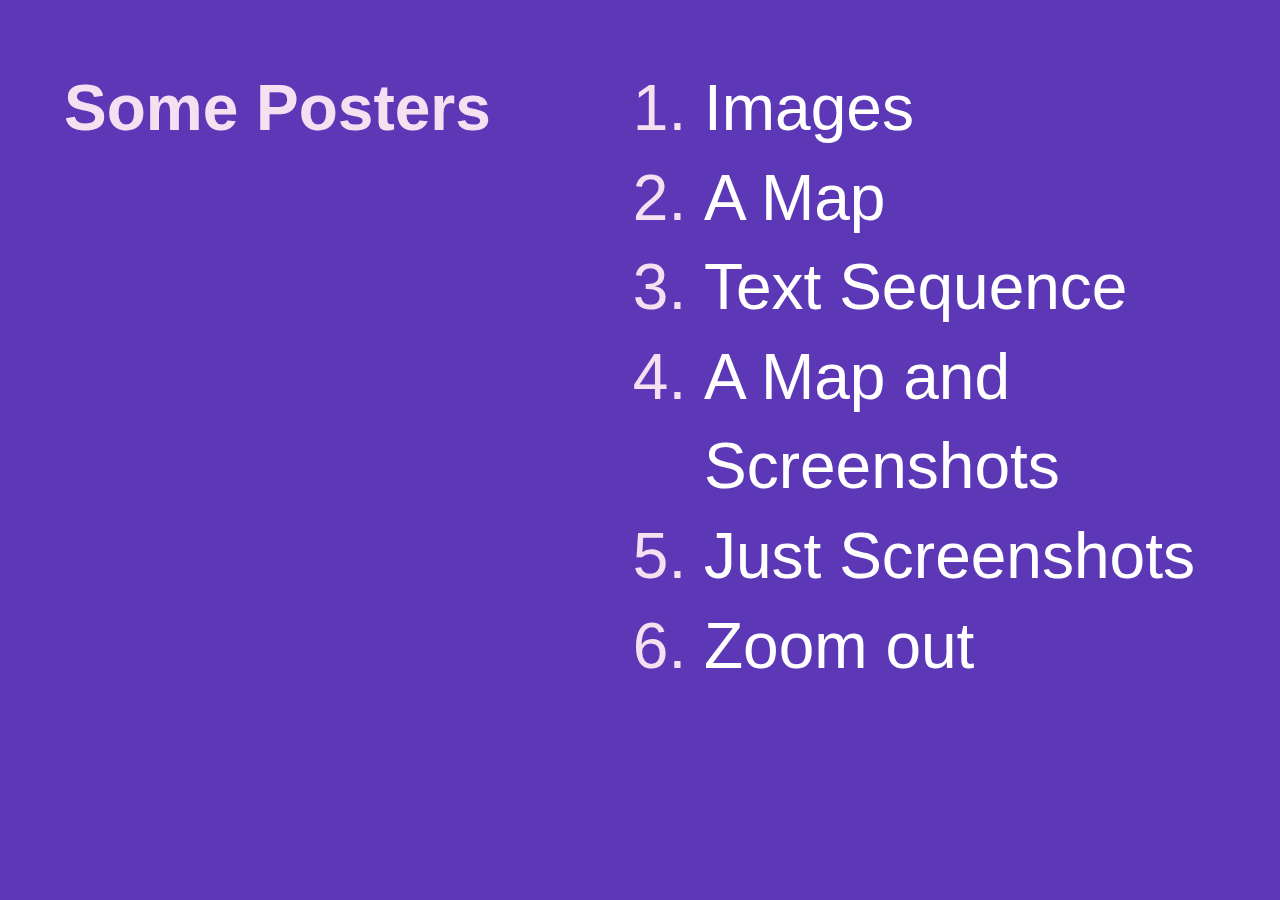
<file: index.html>
<!DOCTYPE html>
<html>
  <head>
    <meta charset='utf-8'>
    <meta content='IE=edge,chrome=1' http-equiv='X-UA-Compatible'>
    <meta content='width=device-width,initial-scale=1' name='viewport'>
    <title>
      Dayview Poster
    </title>
    <link href="http://fonts.googleapis.com/css?family=Playfair+Display:400,900|PT+Sans:400,700|Merriweather:400,900|Oswald:400,700,300" media="screen" rel="stylesheet" type="text/css" />
    <link href="http://api.tiles.mapbox.com/mapbox.js/v1.6.1/mapbox.css" media="screen" rel="stylesheet" type="text/css" />
    <link href='stylesheets/application.css' media='screen' rel='stylesheet' type='text/css'>
  </head>
  <body>
    <header>
      <h1>Some Posters</h1>
    </header>
    <ol class='poster-list'>
      <li><a href="poster-1.html">Images</a></li>
      <li><a href="poster-2.html">A Map</a></li>
      <li><a href="poster-3.html">Text Sequence</a></li>
      <li><a href="poster-4.html">A Map and Screenshots</a></li>
      <li><a href="poster-5.html">Just Screenshots</a></li>
      <li><a href="poster-6.html">Zoom out</a></li>
    </ol>
    <script src="http://ajax.googleapis.com/ajax/libs/jquery/2.0.3/jquery.min.js" type="text/javascript"></script>
    <script src="http://api.tiles.mapbox.com/mapbox.js/v1.6.1/mapbox.js" type="text/javascript"></script>
    <script src='javascripts/application.js' type='text/javascript'></script>
  </body>
</html>
</file>
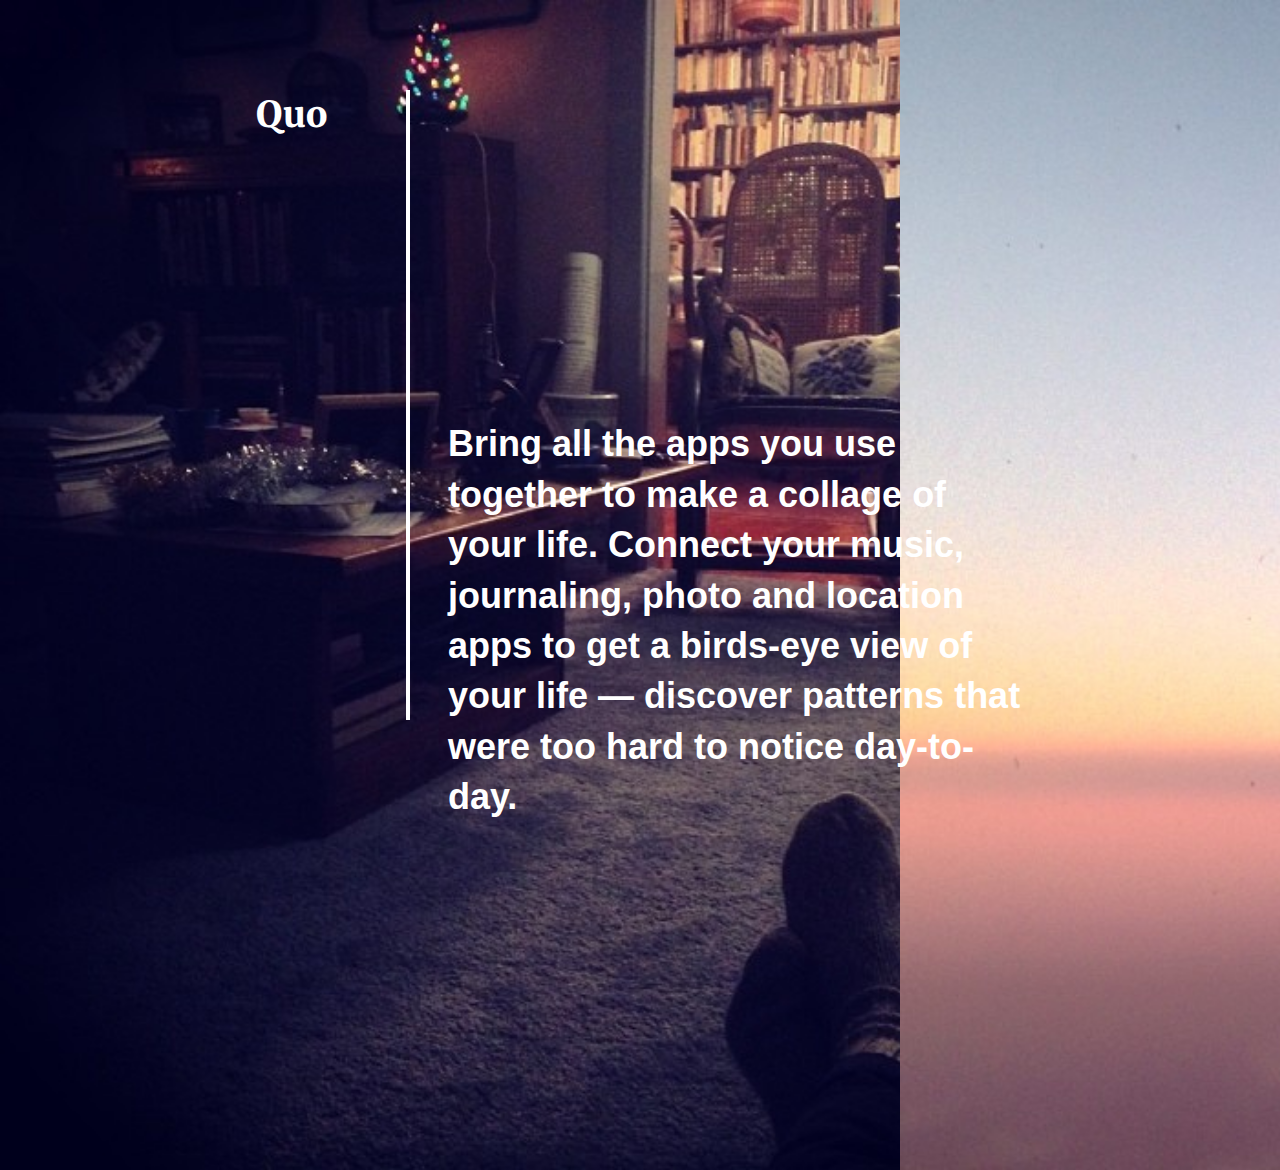
<file: poster-1.html>
<!DOCTYPE html>
<html>
  <head>
    <meta charset='utf-8'>
    <meta content='IE=edge,chrome=1' http-equiv='X-UA-Compatible'>
    <meta content='width=device-width,initial-scale=1' name='viewport'>
    <title>
      Dayview Poster
    </title>
    <link href="http://fonts.googleapis.com/css?family=Playfair+Display:400,900|PT+Sans:400,700|Merriweather:400,900|Oswald:400,700,300" media="screen" rel="stylesheet" type="text/css" />
    <link href="http://api.tiles.mapbox.com/mapbox.js/v1.6.1/mapbox.css" media="screen" rel="stylesheet" type="text/css" />
    <link href='stylesheets/application.css' media='screen' rel='stylesheet' type='text/css'>
  </head>
  <body>
    <div class='poster one'>
      <h1>Quo</h1>
      <h2>Bring all the apps you use together to make a collage of your life. Connect your music, journaling, photo and location apps to get a birds-eye view of your life — discover patterns that were too hard to notice day-to-day.</h2>
      <img src='images/ig1.jpg'>
      <img src='images/ig2.jpg'>
      <img src='images/ig3.jpg'>
    </div>
    <script src="http://ajax.googleapis.com/ajax/libs/jquery/2.0.3/jquery.min.js" type="text/javascript"></script>
    <script src="http://api.tiles.mapbox.com/mapbox.js/v1.6.1/mapbox.js" type="text/javascript"></script>
    <script src='javascripts/application.js' type='text/javascript'></script>
  </body>
</html>
</file>
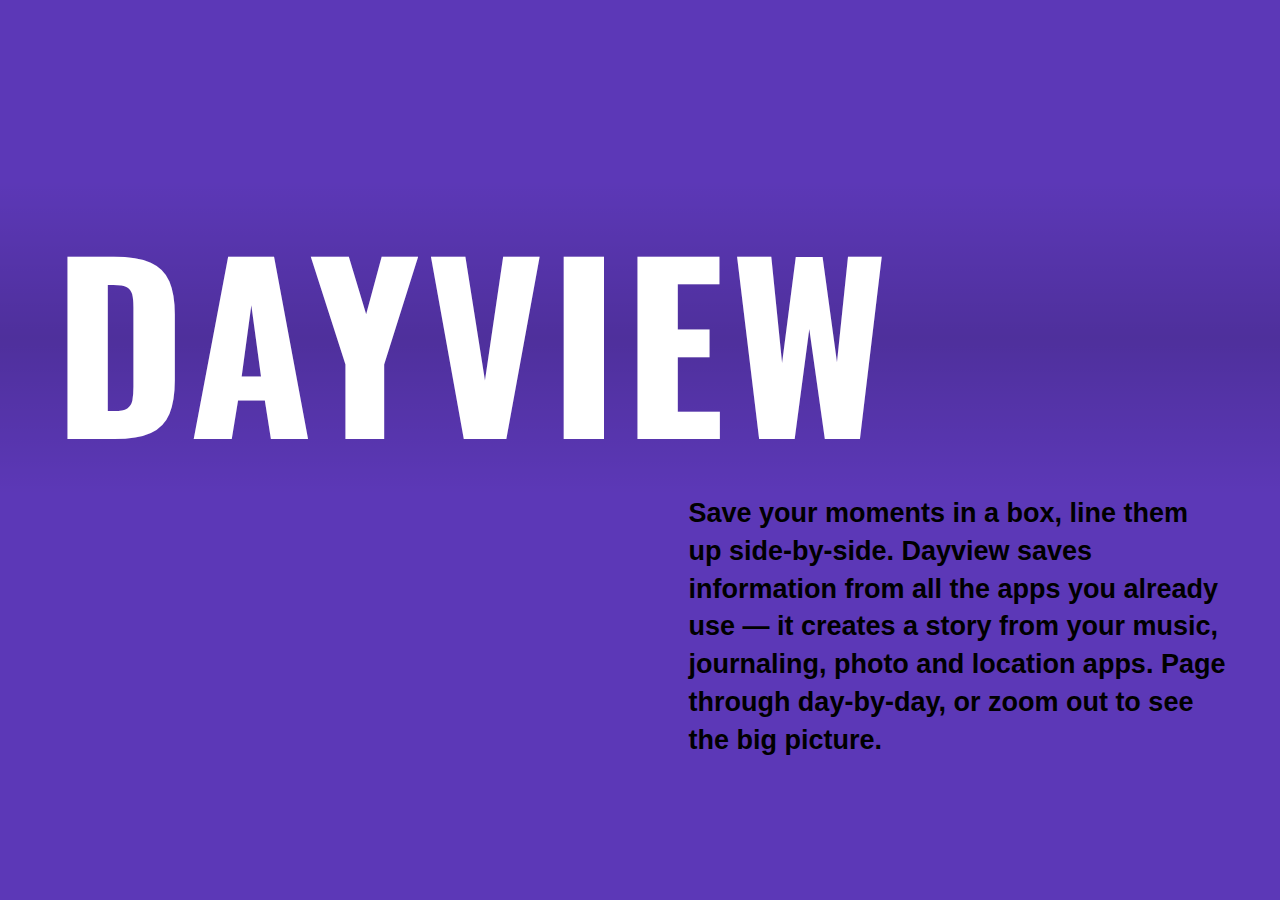
<file: poster-2.html>
<!DOCTYPE html>
<html>
  <head>
    <meta charset='utf-8'>
    <meta content='IE=edge,chrome=1' http-equiv='X-UA-Compatible'>
    <meta content='width=device-width,initial-scale=1' name='viewport'>
    <title>
      Dayview Poster
    </title>
    <link href="http://fonts.googleapis.com/css?family=Playfair+Display:400,900|PT+Sans:400,700|Merriweather:400,900|Oswald:400,700,300" media="screen" rel="stylesheet" type="text/css" />
    <link href="http://api.tiles.mapbox.com/mapbox.js/v1.6.1/mapbox.css" media="screen" rel="stylesheet" type="text/css" />
    <link href='stylesheets/application.css' media='screen' rel='stylesheet' type='text/css'>
  </head>
  <body>
    <div class='map' id='map'></div>
    <div class='poster two'>
      <h1>Dayview</h1>
      <h2>Save your moments in a box, line them up side-by-side. Dayview saves information from all the apps you already use — it creates a story from your music, journaling, photo and location apps. Page through day-by-day, or zoom out to see the big picture.</h2>
    </div>
    <script src="http://ajax.googleapis.com/ajax/libs/jquery/2.0.3/jquery.min.js" type="text/javascript"></script>
    <script src="http://api.tiles.mapbox.com/mapbox.js/v1.6.1/mapbox.js" type="text/javascript"></script>
    <script src='javascripts/application.js' type='text/javascript'></script>
  </body>
</html>
</file>
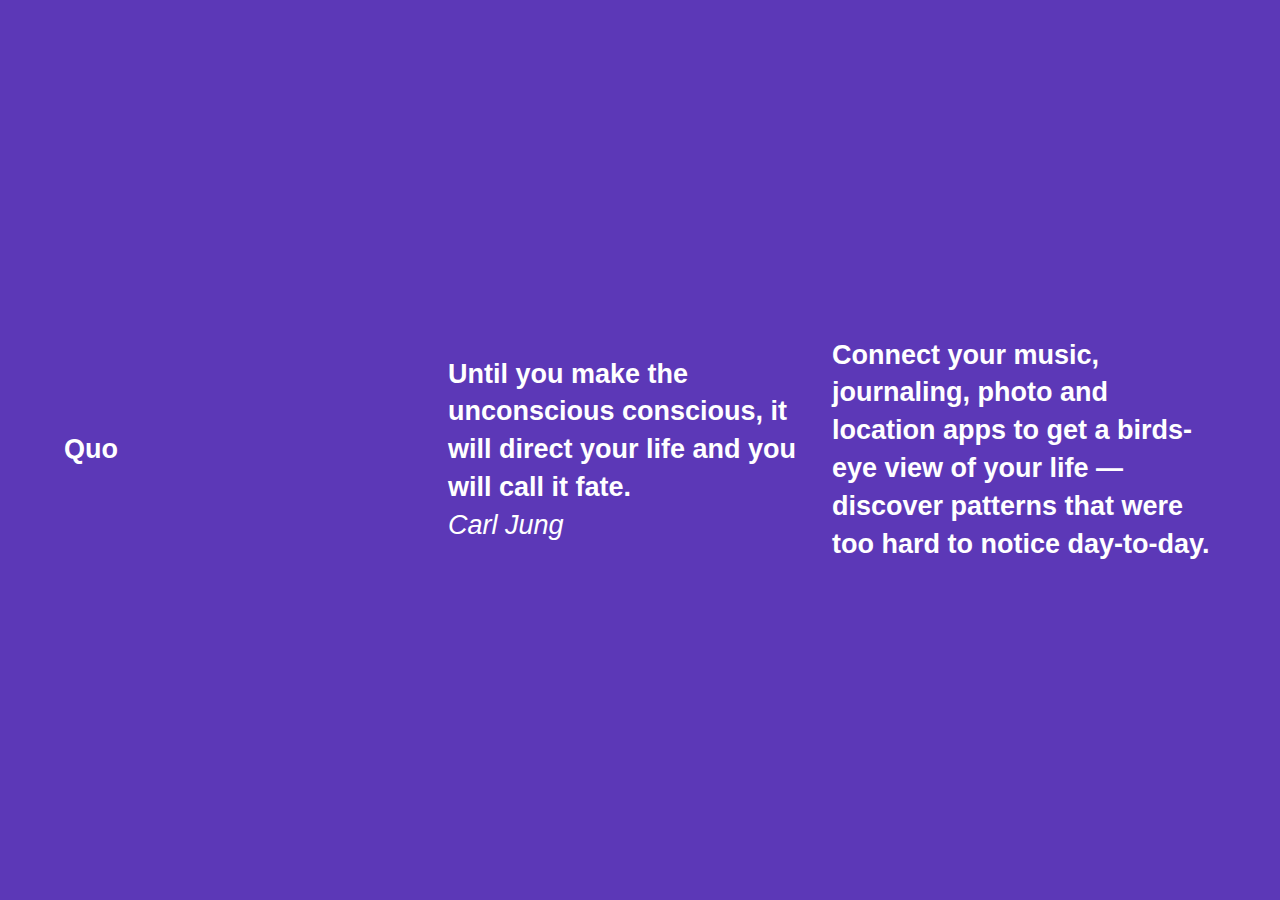
<file: poster-3.html>
<!DOCTYPE html>
<html>
  <head>
    <meta charset='utf-8'>
    <meta content='IE=edge,chrome=1' http-equiv='X-UA-Compatible'>
    <meta content='width=device-width,initial-scale=1' name='viewport'>
    <title>
      Dayview Poster
    </title>
    <link href="http://fonts.googleapis.com/css?family=Playfair+Display:400,900|PT+Sans:400,700|Merriweather:400,900|Oswald:400,700,300" media="screen" rel="stylesheet" type="text/css" />
    <link href="http://api.tiles.mapbox.com/mapbox.js/v1.6.1/mapbox.css" media="screen" rel="stylesheet" type="text/css" />
    <link href='stylesheets/application.css' media='screen' rel='stylesheet' type='text/css'>
  </head>
  <body>
    <div class='poster three'>
      <h1>Quo</h1>
      <blockquote>
        <h2>Until you make the unconscious conscious, it will direct your life and you will call it fate.</h2>
        <cite>Carl Jung</cite>
      </blockquote>
      <h2>Connect your music, journaling, photo and location apps to get a birds-eye view of your life — discover patterns that were too hard to notice day-to-day.</h2>
    </div>
    <script src="http://ajax.googleapis.com/ajax/libs/jquery/2.0.3/jquery.min.js" type="text/javascript"></script>
    <script src="http://api.tiles.mapbox.com/mapbox.js/v1.6.1/mapbox.js" type="text/javascript"></script>
    <script src='javascripts/application.js' type='text/javascript'></script>
  </body>
</html>
</file>
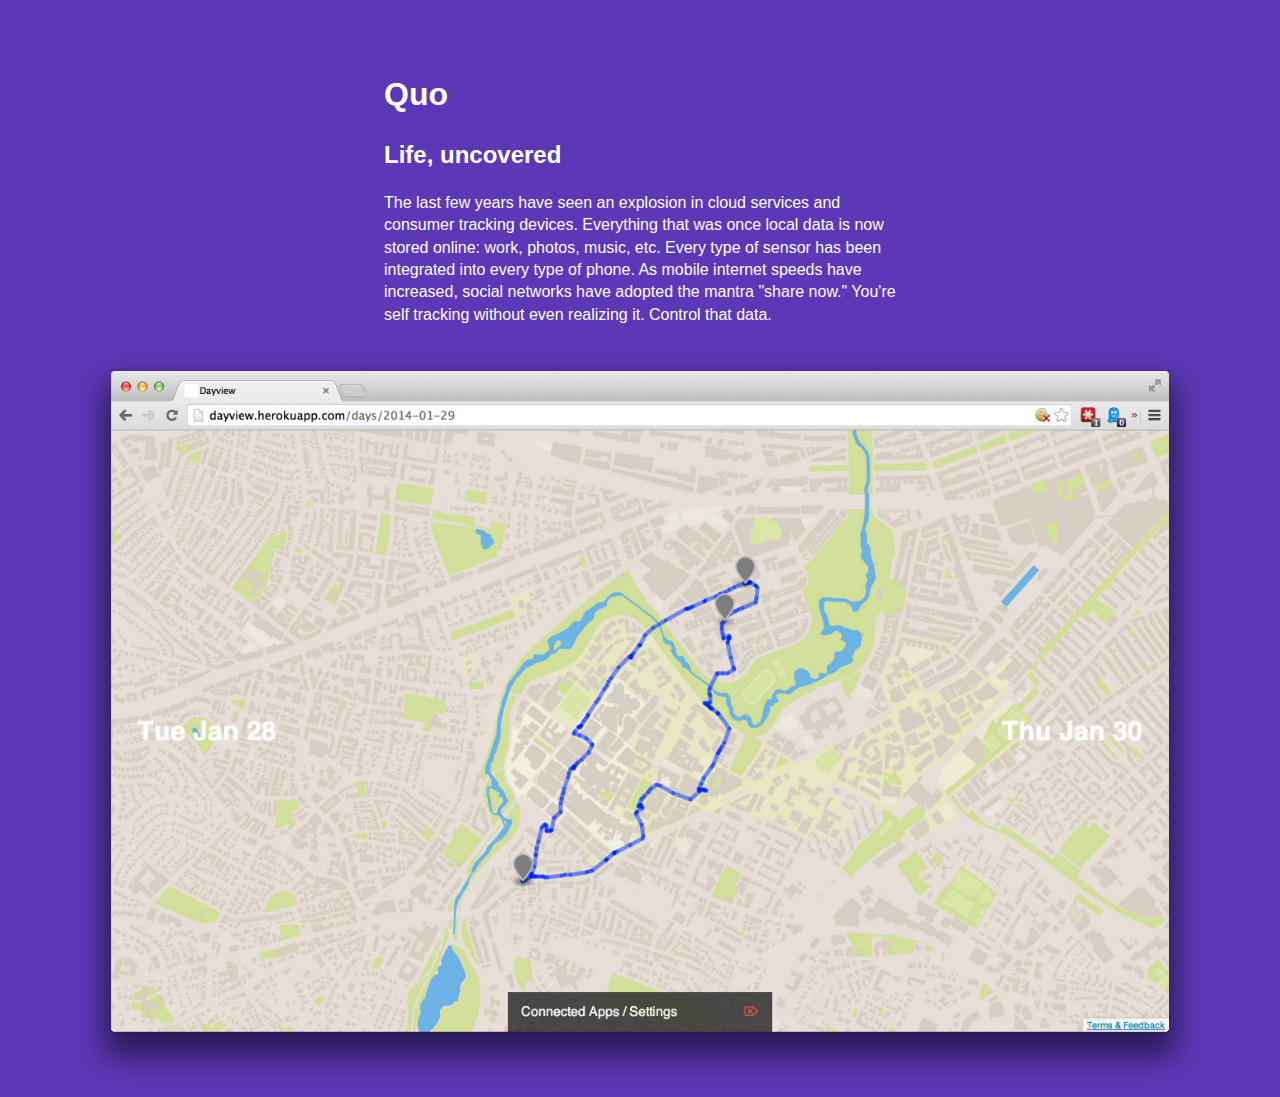
<file: poster-4.html>
<!DOCTYPE html>
<html>
  <head>
    <meta charset='utf-8'>
    <meta content='IE=edge,chrome=1' http-equiv='X-UA-Compatible'>
    <meta content='width=device-width,initial-scale=1' name='viewport'>
    <title>
      Dayview Poster
    </title>
    <link href="http://fonts.googleapis.com/css?family=Playfair+Display:400,900|PT+Sans:400,700|Merriweather:400,900|Oswald:400,700,300" media="screen" rel="stylesheet" type="text/css" />
    <link href="http://api.tiles.mapbox.com/mapbox.js/v1.6.1/mapbox.css" media="screen" rel="stylesheet" type="text/css" />
    <link href='stylesheets/application.css' media='screen' rel='stylesheet' type='text/css'>
  </head>
  <body>
    <div class='map' id='map'></div>
    <div class='poster four'>
      <h1>Quo</h1>
      <h2>Life, uncovered</h2>
      <P>The last few years have seen an explosion in cloud services and consumer tracking devices. Everything that was once local data is now stored online: work, photos, music, etc. Every type of sensor has been integrated into every type of phone. As mobile internet speeds have increased, social networks have adopted the mantra "share now." You're self tracking without even realizing it. Control that data.</P>
      <img class='app' src='images/app.png'>
    </div>
    <script src="http://ajax.googleapis.com/ajax/libs/jquery/2.0.3/jquery.min.js" type="text/javascript"></script>
    <script src="http://api.tiles.mapbox.com/mapbox.js/v1.6.1/mapbox.js" type="text/javascript"></script>
    <script src='javascripts/application.js' type='text/javascript'></script>
  </body>
</html>
</file>
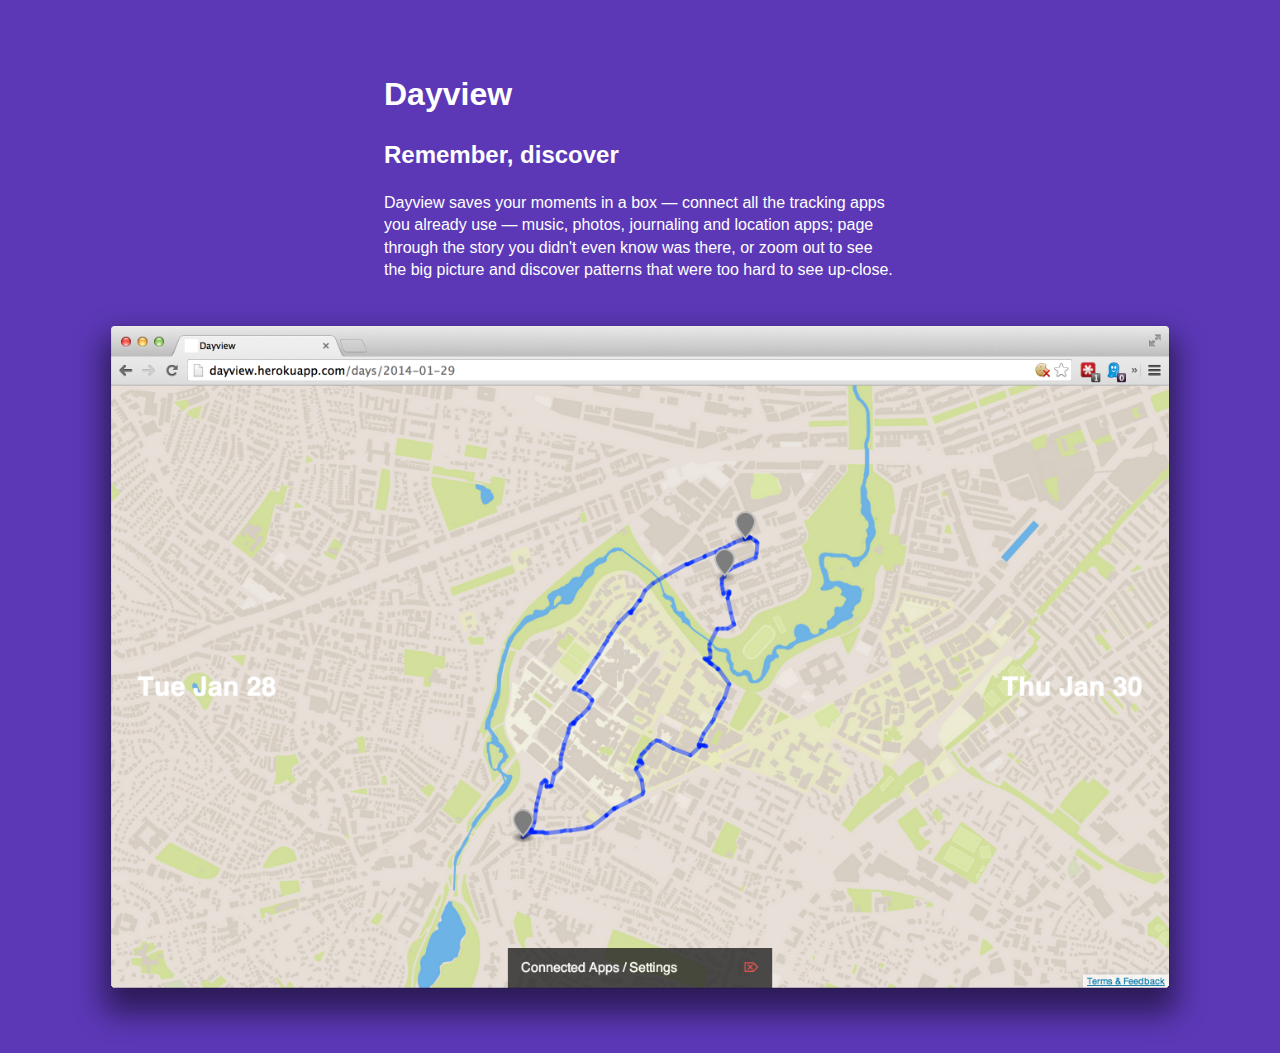
<file: poster-5.html>
<!DOCTYPE html>
<html>
  <head>
    <meta charset='utf-8'>
    <meta content='IE=edge,chrome=1' http-equiv='X-UA-Compatible'>
    <meta content='width=device-width,initial-scale=1' name='viewport'>
    <title>
      Dayview Poster
    </title>
    <link href="http://fonts.googleapis.com/css?family=Playfair+Display:400,900|PT+Sans:400,700|Merriweather:400,900|Oswald:400,700,300" media="screen" rel="stylesheet" type="text/css" />
    <link href="http://api.tiles.mapbox.com/mapbox.js/v1.6.1/mapbox.css" media="screen" rel="stylesheet" type="text/css" />
    <link href='stylesheets/application.css' media='screen' rel='stylesheet' type='text/css'>
  </head>
  <body>
    <div class='poster five'>
      <h1>Dayview</h1>
      <h2>Remember, discover</h2>
      <p>Dayview saves your moments in a box — connect all the tracking apps you already use — music, photos, journaling and location apps; page through the story you didn't even know was there, or zoom out to see the big picture and discover patterns that were too hard to see up-close.</p>
      <img class='app' src='images/app.png'>
    </div>
    <script src="http://ajax.googleapis.com/ajax/libs/jquery/2.0.3/jquery.min.js" type="text/javascript"></script>
    <script src="http://api.tiles.mapbox.com/mapbox.js/v1.6.1/mapbox.js" type="text/javascript"></script>
    <script src='javascripts/application.js' type='text/javascript'></script>
  </body>
</html>
</file>
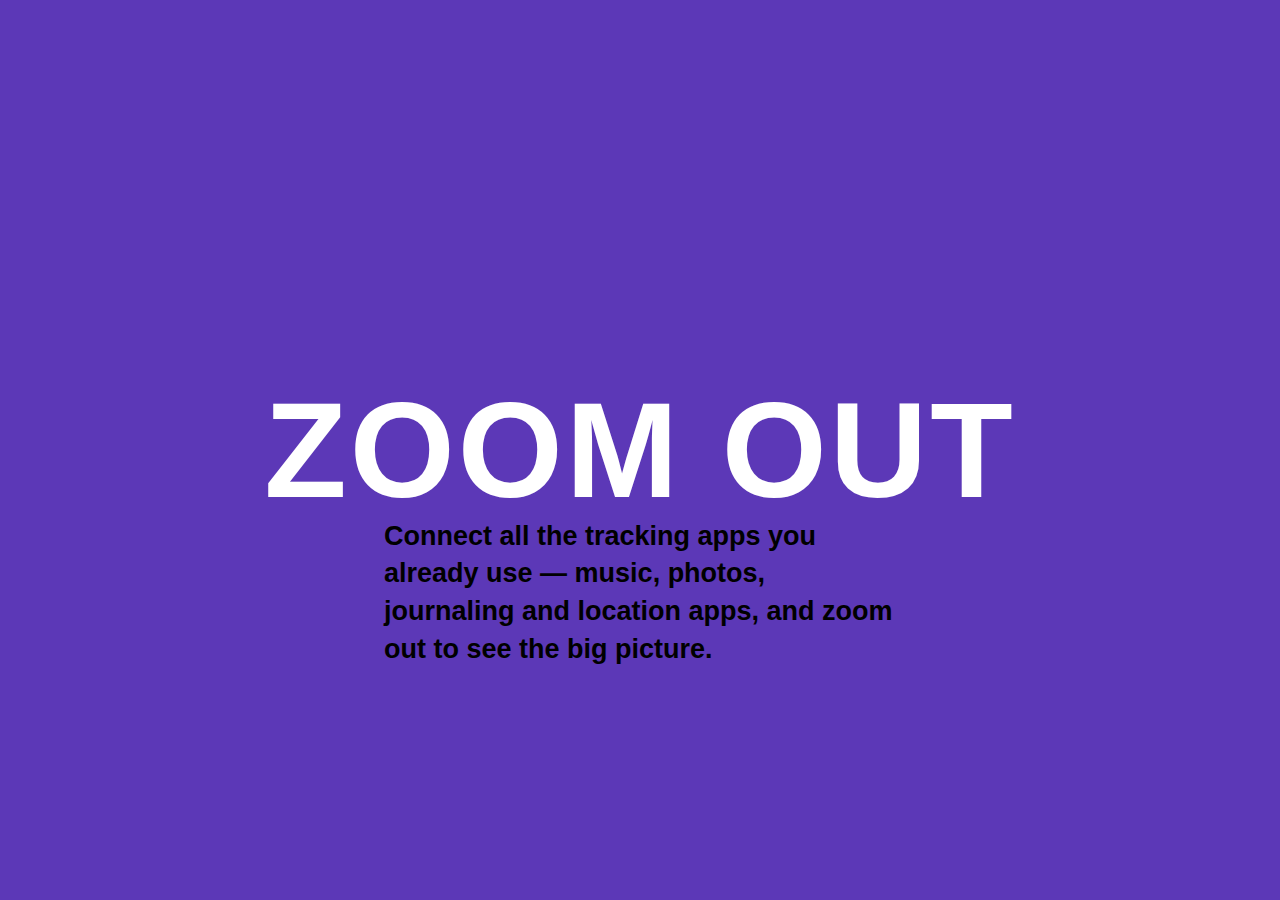
<file: poster-6.html>
<!DOCTYPE html>
<html>
  <head>
    <meta charset='utf-8'>
    <meta content='IE=edge,chrome=1' http-equiv='X-UA-Compatible'>
    <meta content='width=device-width,initial-scale=1' name='viewport'>
    <title>
      Dayview Poster
    </title>
    <link href="http://fonts.googleapis.com/css?family=Playfair+Display:400,900|PT+Sans:400,700|Merriweather:400,900|Oswald:400,700,300" media="screen" rel="stylesheet" type="text/css" />
    <link href="http://api.tiles.mapbox.com/mapbox.js/v1.6.1/mapbox.css" media="screen" rel="stylesheet" type="text/css" />
    <link href='stylesheets/application.css' media='screen' rel='stylesheet' type='text/css'>
  </head>
  <body>
    <div class='map zoom-map' id='map2'></div>
    <div class='poster six'>
      <h1>Zoom out</h1>
      <h2>Connect all the tracking apps you already use — music, photos, journaling and location apps, and zoom out to see the big picture.</h2>
    </div>
    <script src="http://ajax.googleapis.com/ajax/libs/jquery/2.0.3/jquery.min.js" type="text/javascript"></script>
    <script src="http://api.tiles.mapbox.com/mapbox.js/v1.6.1/mapbox.js" type="text/javascript"></script>
    <script src='javascripts/application.js' type='text/javascript'></script>
  </body>
</html>
</file>
<file: stylesheets/application.css>
body{background:#5C38B7;font:400 1em/1.4 "Helvetica", serif;margin:0;text-rendering:optimizeLegibility}header,.poster-list{padding:5vw;width:40vw}header{float:left}header h1{color:#F5E0F1;font-size:5vw;margin:0}.poster-list{color:#F5E0F1;float:right;font-size:5vw;margin:0}.poster-list a{color:white;text-decoration:none}body{overflow:hidden}.map,video{position:absolute;top:0px;right:0px;bottom:0px;left:0px;width:100%;z-index:-1}video{object-fit:cover;z-index:1}@-webkit-keyframes slide-images{0%{-webkit-transform:translateX(0) translateY(0)}100%{-webkit-transform:translateX(-100%) translateY(-50%)}}@-moz-keyframes slide-images{0%{-moz-transform:translateX(0) translateY(0)}100%{-moz-transform:translateX(-100%) translateY(-50%)}}@-o-keyframes slide-images{0%{-o-transform:translateX(0) translateY(0)}100%{-o-transform:translateX(-100%) translateY(-50%)}}@keyframes slide-images{0%{transform:translateX(0) translateY(0)}100%{transform:translateX(-100%) translateY(-50%)}}.one{background:#000;position:absolute;top:0px;right:0px;bottom:0px;left:0px}.one img{-webkit-animation:slide-images 120s linear both;-moz-animation:slide-images 120s linear both;animation:slide-images 120s linear both;height:130vh;position:absolute;top:0px;left:0px}.one img:nth-of-type(2){left:100vh}.one img:nth-of-type(3){left:200vh}.one h1,.one h2{color:#fff;position:relative;z-index:2}.one h1{color:white;display:inline-block;font-family:"Merriweather", serif;font-size:4vh;font-weight:800;margin:10vh 0 0 20vw;position:relative;width:12vw}.one h1:after{border-right:4px solid white;content:'';display:block;height:70vh;position:absolute;top:0px;right:0px}.one h2{font-size:4vh;margin:31vh 0 0 35vw;width:45%;z-index:3}.two{background-color:transparent;background-image:-webkit-gradient(linear, left top, left bottom, color-stop(0%, transparent), color-stop(50%, rgba(0,0,0,0.15)), color-stop(100%, transparent));background-image:-webkit-linear-gradient(transparent 0%, rgba(0,0,0,0.15), transparent 100%);background-image:linear-gradient(transparent 0%,rgba(0,0,0,0.15),transparent 100%)}.two h1{color:#fff;font-family:"Oswald", sans-serif;font-size:25vh;font-weight:800;letter-spacing:6px;margin:20vh 0 0 6vh;text-transform:uppercase}.two h2{float:right;font-size:3vh;margin:0 6vh 0 0;position:relative;width:42%}@-webkit-keyframes fade-in-out{0%{display:none;opacity:0}1%{display:block}15%{opacity:1}85%{opacity:1}99%{display:block}100%{display:none;opacity:0}}@-moz-keyframes fade-in-out{0%{display:none;opacity:0}1%{display:block}15%{opacity:1}85%{opacity:1}99%{display:block}100%{display:none;opacity:0}}@-o-keyframes fade-in-out{0%{display:none;opacity:0}1%{display:block}15%{opacity:1}85%{opacity:1}99%{display:block}100%{display:none;opacity:0}}@keyframes fade-in-out{0%{display:none;opacity:0}1%{display:block}15%{opacity:1}85%{opacity:1}99%{display:block}100%{display:none;opacity:0}}@-webkit-keyframes fade-in{0%{display:none;opacity:0}1%{display:block}15%{opacity:1}85%{opacity:1}100%{opacity:1}}@-moz-keyframes fade-in{0%{display:none;opacity:0}1%{display:block}15%{opacity:1}85%{opacity:1}100%{opacity:1}}@-o-keyframes fade-in{0%{display:none;opacity:0}1%{display:block}15%{opacity:1}85%{opacity:1}100%{opacity:1}}@keyframes fade-in{0%{display:none;opacity:0}1%{display:block}15%{opacity:1}85%{opacity:1}100%{opacity:1}}.three{align-items:center;display:flex;height:100vh;margin:auto;width:90%}.three>h1{-webkit-animation:fade-in 4s ease both;-moz-animation:fade-in 4s ease both;animation:fade-in 4s ease both;margin:0;flex:100 0px}.three>blockquote{-webkit-animation:fade-in-out 4s ease both;-moz-animation:fade-in-out 4s ease both;animation:fade-in-out 4s ease both;-webkit-animation-delay:3s;-moz-animation-delay:3s;animation-delay:3s;flex:100 0px}.three>h2{-webkit-animation:fade-in 4s ease both;-moz-animation:fade-in 4s ease both;animation:fade-in 4s ease both;-webkit-animation-delay:7s;-moz-animation-delay:7s;animation-delay:7s;flex:100 0px}.three h1,.three blockquote,.three h2,.three cite{color:white;display:block;font-size:3vh;width:100%}.three blockquote{margin:0;position:relative}.three blockquote h2{margin:0}@-webkit-keyframes screenshot-rise{0%{opacity:0;-webkit-transform:translateY(30%)}100%{opacity:1;-webkit-transform:translateY(0)}}@-moz-keyframes screenshot-rise{0%{opacity:0;-moz-transform:translateY(30%)}100%{opacity:1;-moz-transform:translateY(0)}}@-o-keyframes screenshot-rise{0%{opacity:0;-o-transform:translateY(30%)}100%{opacity:1;-o-transform:translateY(0)}}@keyframes screenshot-rise{0%{opacity:0;transform:translateY(30%)}100%{opacity:1;transform:translateY(0)}}img.app{-webkit-animation:screenshot-rise 2s ease both;-moz-animation:screenshot-rise 2s ease both;animation:screenshot-rise 2s ease both;display:block;margin:auto;width:90%}.five h1,.four h1{margin-top:8vh}.five h1,.five h2,.five p,.four h1,.four h2,.four p{color:white;margin-left:auto;margin-right:auto;width:40%}@-webkit-keyframes zoom-out-map{0%{-webkit-transform:scale(20)}100%{-webkit-transform:scale(1)}}@-moz-keyframes zoom-out-map{0%{-moz-transform:scale(20)}100%{-moz-transform:scale(1)}}@-o-keyframes zoom-out-map{0%{-o-transform:scale(20)}100%{-o-transform:scale(1)}}@keyframes zoom-out-map{0%{transform:scale(20)}100%{transform:scale(1)}}.zoom-map{-webkit-animation:zoom-out-map 10s ease both;-moz-animation:zoom-out-map 10s ease both;animation:zoom-out-map 10s ease both}.six h1{-webkit-animation:fade-in 4s ease both;-moz-animation:fade-in 4s ease both;animation:fade-in 4s ease both;-webkit-animation-delay:2s;-moz-animation-delay:2s;animation-delay:2s;color:#fff;font-size:15vh;font-weight:800;letter-spacing:3px;line-height:1;margin:42.5vh 0 0;text-align:center;text-transform:uppercase}.six h2{-webkit-animation:fade-in 4s ease both;-moz-animation:fade-in 4s ease both;animation:fade-in 4s ease both;-webkit-animation-delay:5s;-moz-animation-delay:5s;animation-delay:5s;font-size:3vh;margin:auto;position:relative;width:40%}
</file>
